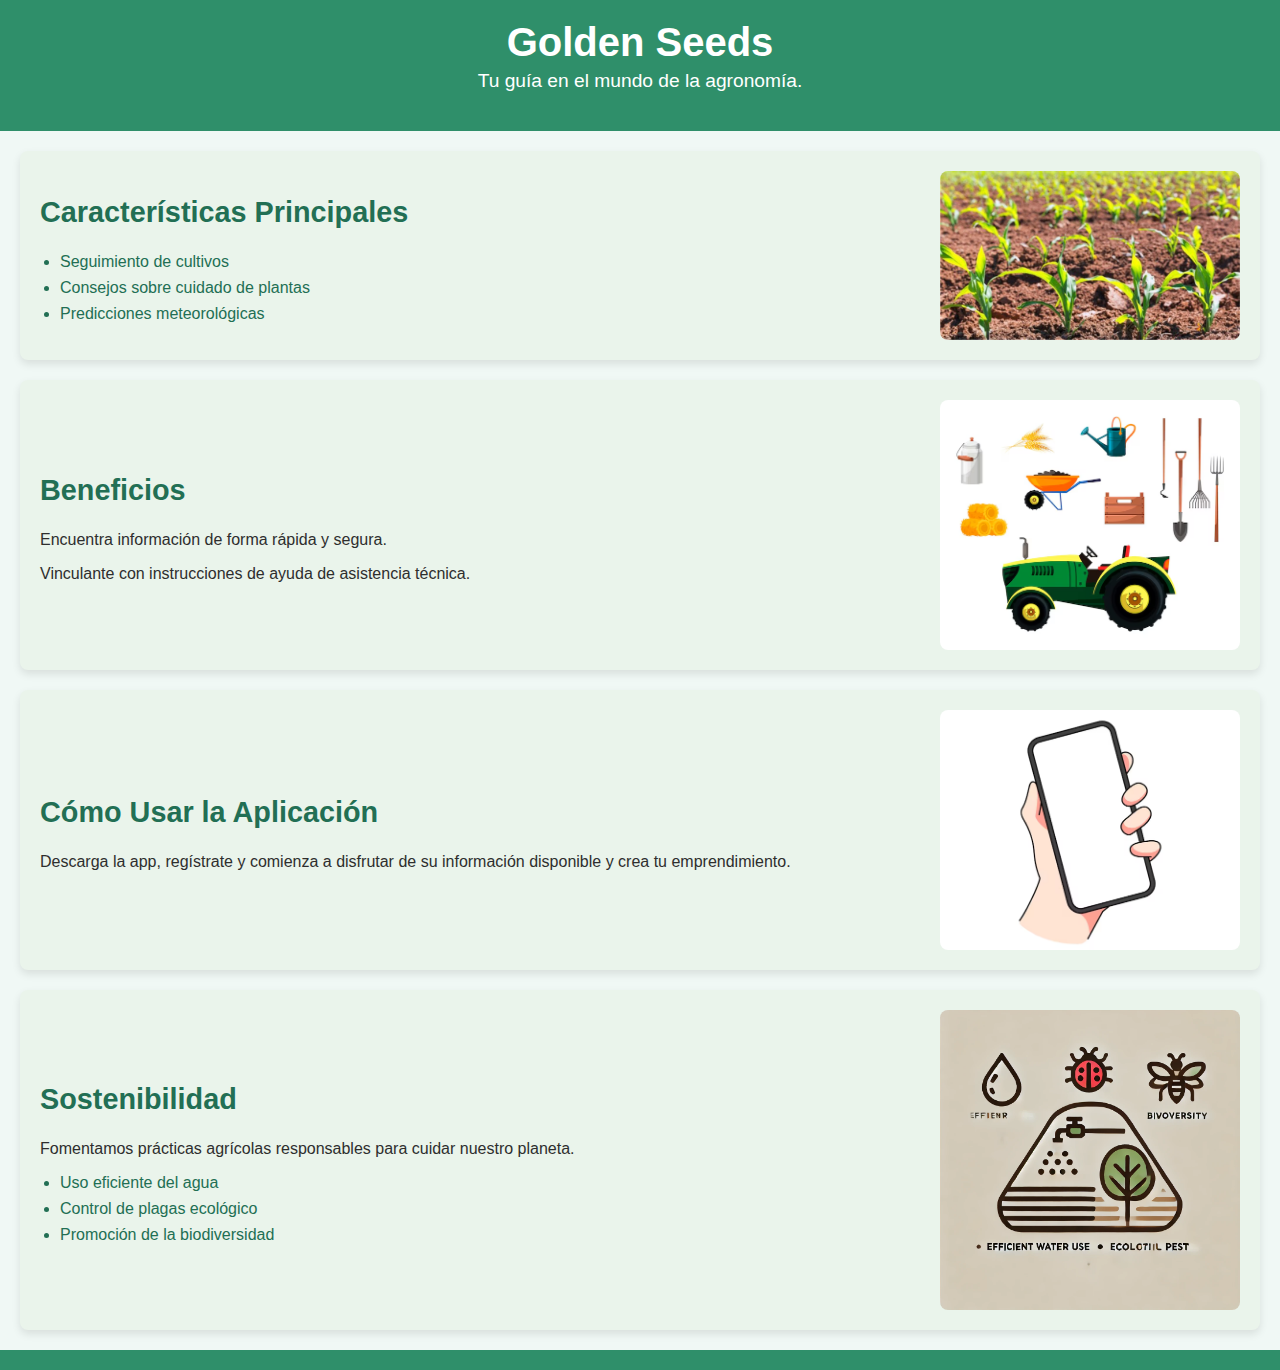
<file: index.html>
<!DOCTYPE html>
<html lang="es">
<head>
    <meta charset="UTF-8">
    <meta name="viewport" content="width=device-width, initial-scale=1.0">
    <title>Mi Aplicación de Agronomía</title>
    <link rel="stylesheet" href="css/Proyecto.css">
</head>
<body>
    <header>
        <h1>Golden Seeds</h1>
        <p>Tu guía en el mundo de la agronomía.</p>
    </header>

    <section class="features">
        <div class="section-content">
            <h2>Características Principales</h2>
            <ul>
                <li>Seguimiento de cultivos</li>
                <li>Consejos sobre cuidado de plantas</li>
                <li>Predicciones meteorológicas</li>
            </ul>
        </div>
        <img src="img/Cómo hacer una operación de cultivos más natural.png.jpg" alt="Características" class="section-image">
    </section>

    <section class="benefits">
        <div class="section-content">
            <h2>Beneficios</h2>
            <p>Encuentra información de forma rápida y segura.</p>
            <p>Vinculante con instrucciones de ayuda de asistencia técnica.</p>
        </div>
        <img src="img/herramientas-jardinero-maquinaria-agricola-juego-granja-tractor-fardos-paja-orejas-trigo-bote-pala-azada-horquilla-batidor-acero-carretilla-regadera-suelo-caja-madera_276875-669.avif" alt="Beneficios" class="section-image">
    </section>

    <section class="usage">
        <div class="section-content">
            <h2>Cómo Usar la Aplicación</h2>
            <p>Descarga la app, regístrate y comienza a disfrutar de su información disponible y crea tu emprendimiento.</p>
        </div>
        <img src="img/mano-que-sostiene-concepto-telefono-movil-telefono-inteligente-ilustracion-arte-dibujos-animados-dibujados-mano_56104-1117.avif" alt="Uso de la aplicación" class="section-image">
    </section>

    <section class="sustainability">
        <div class="section-content">
            <h2>Sostenibilidad</h2>
            <p>Fomentamos prácticas agrícolas responsables para cuidar nuestro planeta.</p>
            <ul>
                <li>Uso eficiente del agua</li>
                <li>Control de plagas ecológico</li>
                <li>Promoción de la biodiversidad</li>
            </ul>
        </div>
        <img src="img/DALL·E 2024-11-03 19.40.29 - A simple, clean, and minimalistic design with three icons representing efficient water use, ecological pest control, and biodiversity promotion. Each .webp" alt="Sostenibilidad" class="section-image">
    </section>

    <footer>
    </footer>
</body>
</html>
</file>
<file: css/Proyecto.css>
body {
    font-family: Arial, sans-serif;
    color: #2E2E2E;
    margin: 0;
    padding: 0;
    background-color: #f0f8f5;
}

header {
    background-color: #2F8F6A;
    color: #FFFFFF;
    text-align: center;
    padding: 20px 0;
}

header h1 {
    margin: 0;
    font-size: 2.5em;
}

header p {
    font-size: 1.2em;
    margin-top: 5px;
}

section {
    margin: 20px;
    padding: 20px;
    border-radius: 8px;
    background-color: #EAF4EB;
    box-shadow: 0 4px 8px rgba(0, 0, 0, 0.1);
    display: flex;
    align-items: center;
    justify-content: space-between;
}

section h2 {
    color: #226F54;
    font-size: 1.8em;
}

.section-content {
    width: 70%;
}

.section-image {
    width: 25%;
    height: auto;
    border-radius: 8px;
    margin-left: 20px;
}

ul {
    list-style-type: disc;
    padding-left: 20px;
}

ul li {
    font-size: 1em;
    color: #226F54;
    margin-bottom: 8px;
}

a {
    color: #2F8F6A;
    text-decoration: none;
}

a:hover {
    color: #1F5F47;
}

footer {
    background-color: #2F8F6A;
    color: #FFFFFF;
    text-align: center;
    padding: 10px 0;
}

@media (max-width: 768px) {
    section {
        flex-direction: column;
        text-align: center;
    }

    .section-image {
        width: 100%;
        margin: 10px 0;
    }

    header h1 {
        font-size: 2em;
    }

    header p, section h2 {
        font-size: 1.4em;
    }

    ul li {
        font-size: 0.9em;
    }
}
</file>
